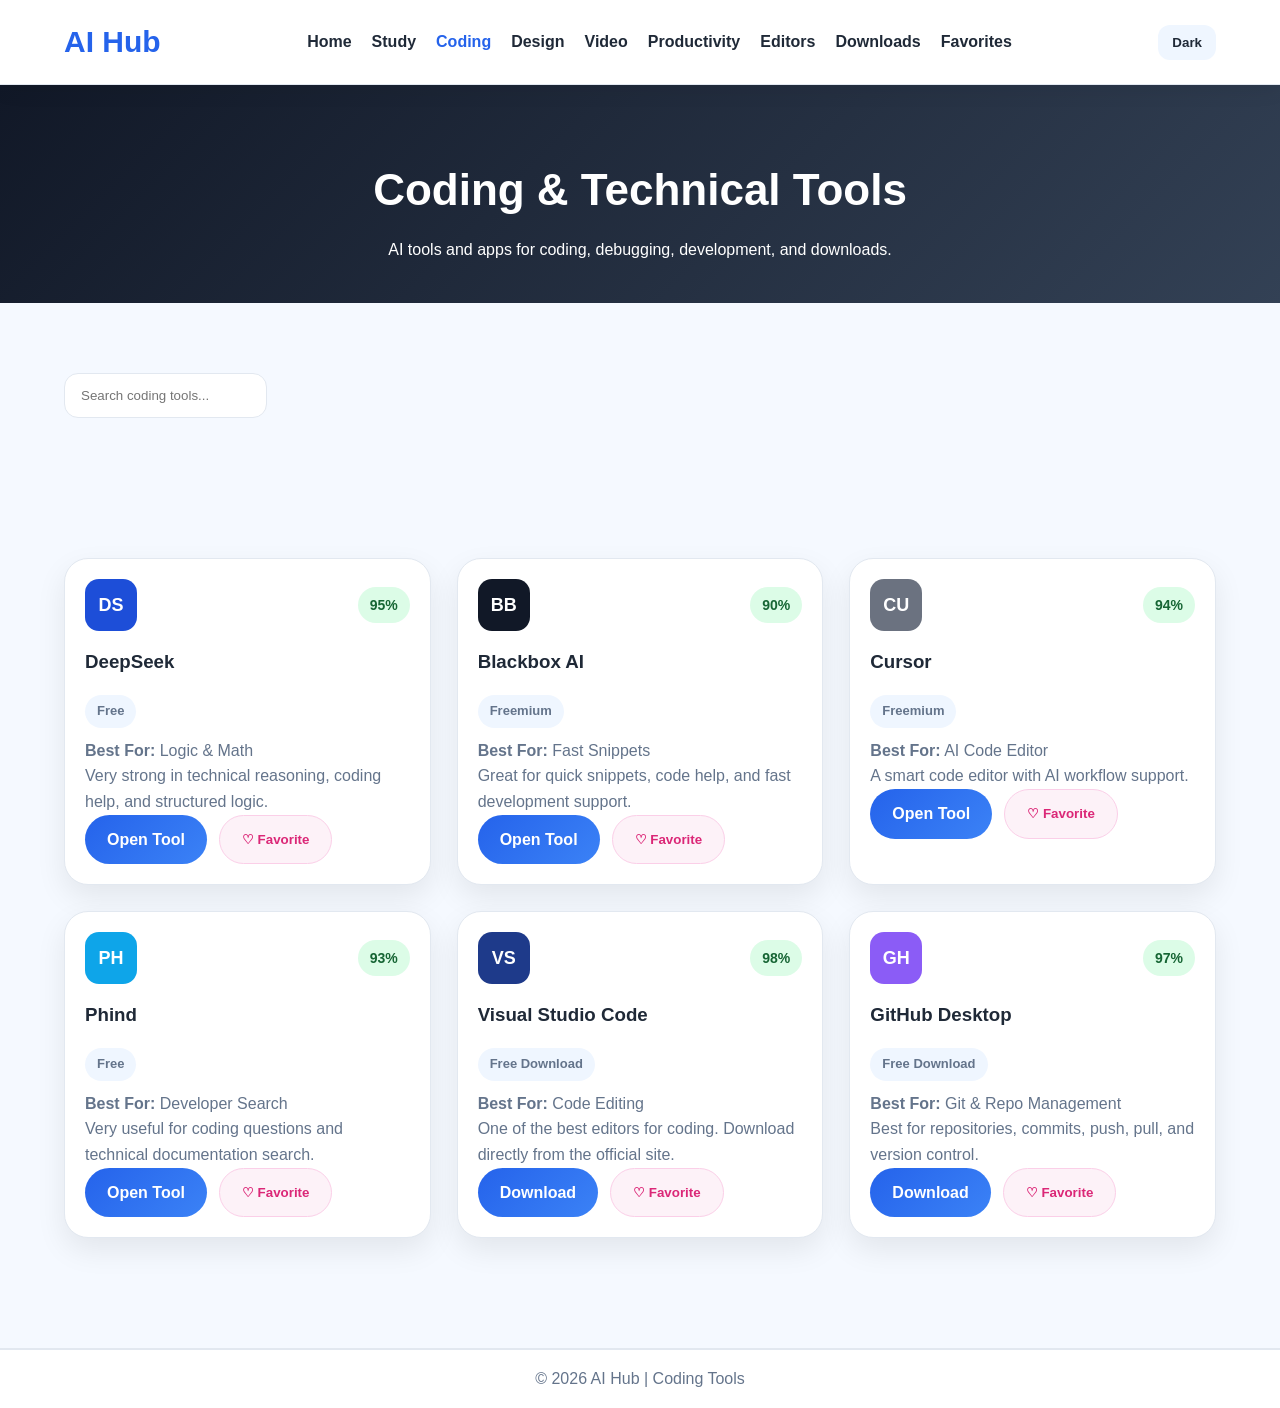
<file: coding.html>
<!DOCTYPE html>
<html lang="en">
<head>
  <meta charset="UTF-8" />
  <meta name="viewport" content="width=device-width, initial-scale=1.0" />
  <title>AI Hub | Coding Tools</title>
  <link rel="stylesheet" href="style.css" />
  <script src="js.js" defer></script>
</head>
<body data-page="coding">
  <header class="site-header">
    <div class="container navbar">
      <div class="logo">AI Hub</div>
      <nav>
        <ul class="nav-links">
          <li><a href="index.html">Home</a></li>
          <li><a href="study.html">Study</a></li>
          <li><a class="active" href="coding.html">Coding</a></li>
          <li><a href="design.html">Design</a></li>
          <li><a href="video.html">Video</a></li>
          <li><a href="productivity.html">Productivity</a></li>
          <li><a href="editors.html">Editors</a></li>
          <li><a href="downloads.html">Downloads</a></li>
          <li><a href="favorites.html">Favorites</a></li>
        </ul>
      </nav>
      <div class="nav-actions">
        <button id="themeToggle" class="theme-btn">Dark</button>
        <button class="menu-toggle">☰</button>
      </div>
    </div>
  </header>

  <section class="page-banner coding-banner">
    <div class="container">
      <h1>Coding & Technical Tools</h1>
      <p>AI tools and apps for coding, debugging, development, and downloads.</p>
    </div>
  </section>

  <section class="page-search-section">
    <div class="container">
      <input type="text" id="pageSearch" placeholder="Search coding tools..." class="page-search" />
    </div>
  </section>

  <section class="tools-section">
    <div class="container tool-grid">
      <div class="tool-card searchable-card" data-name="DeepSeek logic math coding technical">
        <div class="tool-top">
          <div class="tool-icon darkblue">DS</div>
          <span class="badge green">95%</span>
        </div>
        <h3>DeepSeek</h3>
        <p class="tag">Free</p>
        <p><strong>Best For:</strong> Logic & Math</p>
        <p>Very strong in technical reasoning, coding help, and structured logic.</p>
        <div class="tool-buttons">
          <a href="https://www.deepseek.com" target="_blank" class="btn primary-btn">Open Tool</a>
          <button class="btn heart-btn" onclick="saveFavorite('DeepSeek','https://www.deepseek.com')">♡ Favorite</button>
        </div>
      </div>

      <div class="tool-card searchable-card" data-name="Blackbox AI snippets coding debugging">
        <div class="tool-top">
          <div class="tool-icon black">BB</div>
          <span class="badge green">90%</span>
        </div>
        <h3>Blackbox AI</h3>
        <p class="tag">Freemium</p>
        <p><strong>Best For:</strong> Fast Snippets</p>
        <p>Great for quick snippets, code help, and fast development support.</p>
        <div class="tool-buttons">
          <a href="https://www.blackbox.ai" target="_blank" class="btn primary-btn">Open Tool</a>
          <button class="btn heart-btn" onclick="saveFavorite('Blackbox AI','https://www.blackbox.ai')">♡ Favorite</button>
        </div>
      </div>

      <div class="tool-card searchable-card" data-name="Cursor AI code editor">
        <div class="tool-top">
          <div class="tool-icon gray">CU</div>
          <span class="badge green">94%</span>
        </div>
        <h3>Cursor</h3>
        <p class="tag">Freemium</p>
        <p><strong>Best For:</strong> AI Code Editor</p>
        <p>A smart code editor with AI workflow support.</p>
        <div class="tool-buttons">
          <a href="https://www.cursor.com" target="_blank" class="btn primary-btn">Open Tool</a>
          <button class="btn heart-btn" onclick="saveFavorite('Cursor','https://www.cursor.com')">♡ Favorite</button>
        </div>
      </div>

      <div class="tool-card searchable-card" data-name="Phind developer search coding documentation">
        <div class="tool-top">
          <div class="tool-icon sky">PH</div>
          <span class="badge green">93%</span>
        </div>
        <h3>Phind</h3>
        <p class="tag">Free</p>
        <p><strong>Best For:</strong> Developer Search</p>
        <p>Very useful for coding questions and technical documentation search.</p>
        <div class="tool-buttons">
          <a href="https://www.phind.com" target="_blank" class="btn primary-btn">Open Tool</a>
          <button class="btn heart-btn" onclick="saveFavorite('Phind','https://www.phind.com')">♡ Favorite</button>
        </div>
      </div>

      <div class="tool-card searchable-card" data-name="VS Code download editor coding">
        <div class="tool-top">
          <div class="tool-icon navy">VS</div>
          <span class="badge green">98%</span>
        </div>
        <h3>Visual Studio Code</h3>
        <p class="tag">Free Download</p>
        <p><strong>Best For:</strong> Code Editing</p>
        <p>One of the best editors for coding. Download directly from the official site.</p>
        <div class="tool-buttons">
          <a href="https://code.visualstudio.com/download" target="_blank" class="btn primary-btn">Download</a>
          <button class="btn heart-btn" onclick="saveFavorite('VS Code','https://code.visualstudio.com/download')">♡ Favorite</button>
        </div>
      </div>

      <div class="tool-card searchable-card" data-name="GitHub Desktop git version control download">
        <div class="tool-top">
          <div class="tool-icon violet">GH</div>
          <span class="badge green">97%</span>
        </div>
        <h3>GitHub Desktop</h3>
        <p class="tag">Free Download</p>
        <p><strong>Best For:</strong> Git & Repo Management</p>
        <p>Best for repositories, commits, push, pull, and version control.</p>
        <div class="tool-buttons">
          <a href="https://desktop.github.com/" target="_blank" class="btn primary-btn">Download</a>
          <button class="btn heart-btn" onclick="saveFavorite('GitHub Desktop','https://desktop.github.com/')">♡ Favorite</button>
        </div>
      </div>
    </div>
  </section>

  <footer class="site-footer">
    <div class="footer-bottom">
      <p>© 2026 AI Hub | Coding Tools</p>
    </div>
  </footer>
</body>
</html>
</file>
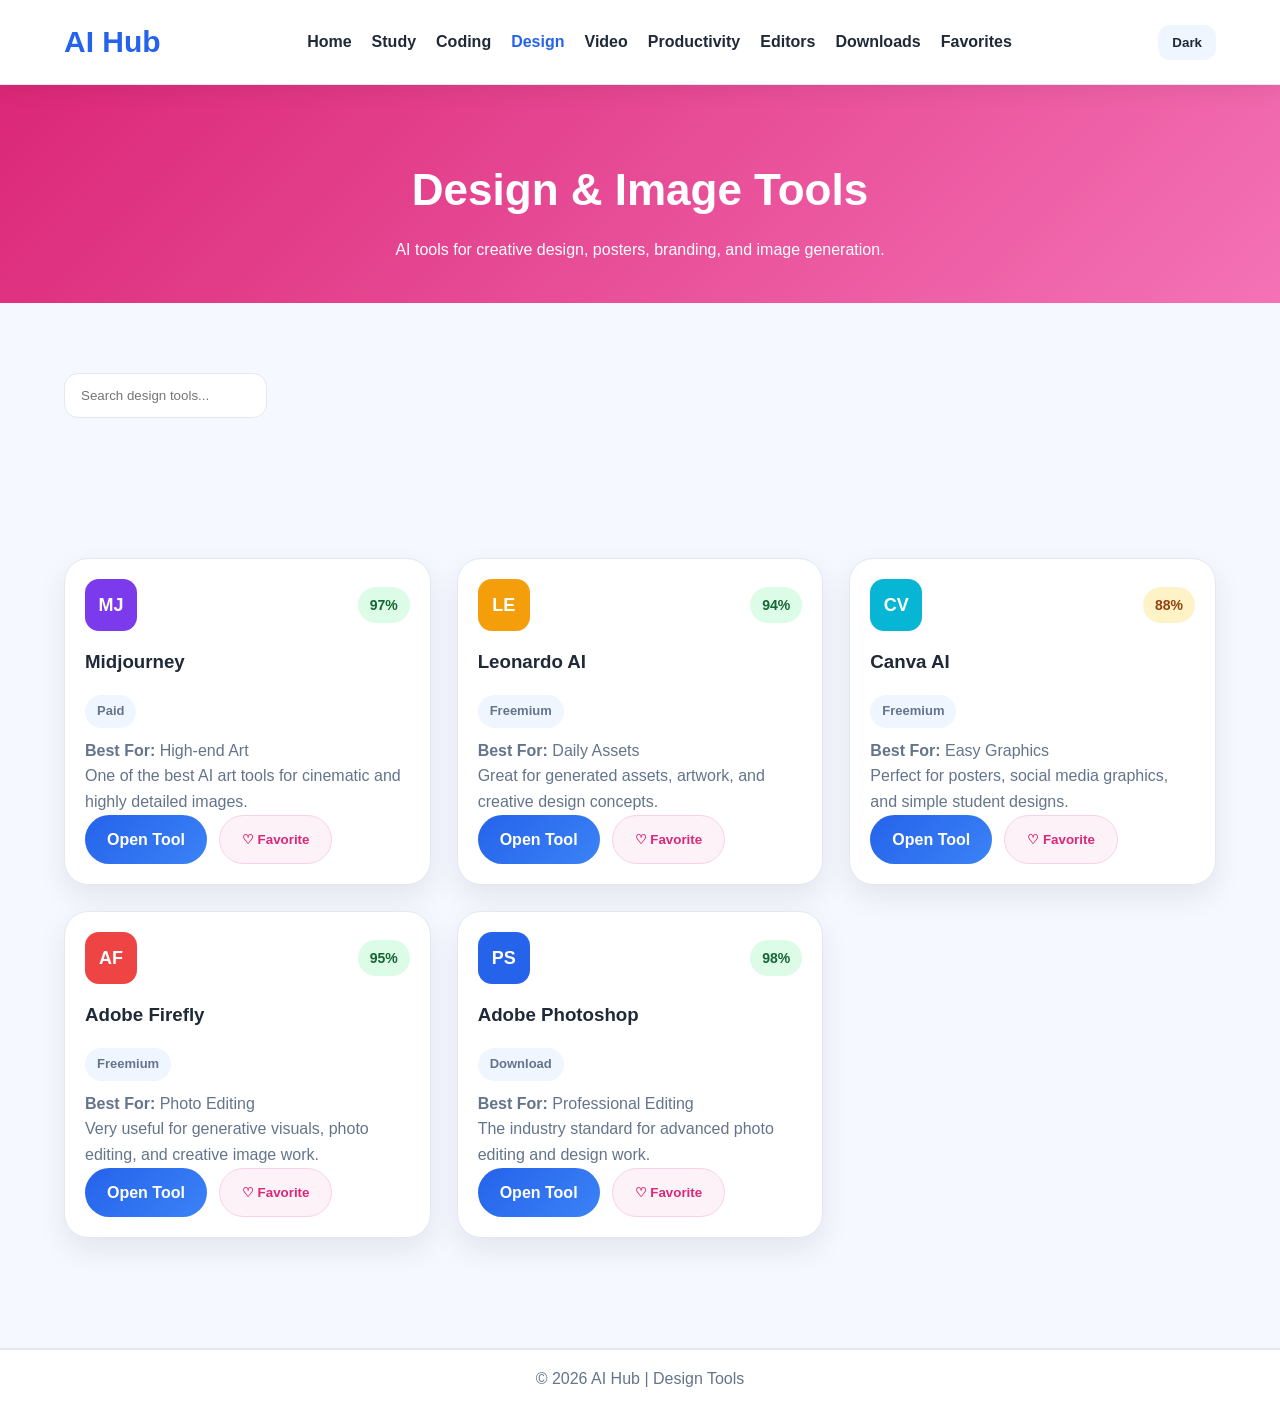
<file: design.html>
<!DOCTYPE html>
<html lang="en">
<head>
  <meta charset="UTF-8" />
  <meta name="viewport" content="width=device-width, initial-scale=1.0" />
  <title>AI Hub | Design Tools</title>
  <link rel="stylesheet" href="style.css" />
  <script src="js.js" defer></script>
</head>
<body data-page="design">
  <header class="site-header">
    <div class="container navbar">
      <div class="logo">AI Hub</div>
      <nav>
        <ul class="nav-links">
          <li><a href="index.html">Home</a></li>
          <li><a href="study.html">Study</a></li>
          <li><a href="coding.html">Coding</a></li>
          <li><a class="active" href="design.html">Design</a></li>
          <li><a href="video.html">Video</a></li>
          <li><a href="productivity.html">Productivity</a></li>
          <li><a href="editors.html">Editors</a></li>
          <li><a href="downloads.html">Downloads</a></li>
          <li><a href="favorites.html">Favorites</a></li>
        </ul>
      </nav>
      <div class="nav-actions">
        <button id="themeToggle" class="theme-btn">Dark</button>
        <button class="menu-toggle">☰</button>
      </div>
    </div>
  </header>

  <section class="page-banner design-banner">
    <div class="container">
      <h1>Design & Image Tools</h1>
      <p>AI tools for creative design, posters, branding, and image generation.</p>
    </div>
  </section>

  <section class="page-search-section">
    <div class="container">
      <input type="text" id="pageSearch" placeholder="Search design tools..." class="page-search" />
    </div>
  </section>

  <section class="tools-section">
    <div class="container tool-grid">
      <div class="tool-card searchable-card" data-name="Midjourney high end art images">
        <div class="tool-top">
          <div class="tool-icon purple">MJ</div>
          <span class="badge green">97%</span>
        </div>
        <h3>Midjourney</h3>
        <p class="tag">Paid</p>
        <p><strong>Best For:</strong> High-end Art</p>
        <p>One of the best AI art tools for cinematic and highly detailed images.</p>
        <div class="tool-buttons">
          <a href="https://www.midjourney.com" target="_blank" class="btn primary-btn">Open Tool</a>
          <button class="btn heart-btn" onclick="saveFavorite('Midjourney','https://www.midjourney.com')">♡ Favorite</button>
        </div>
      </div>

      <div class="tool-card searchable-card" data-name="Leonardo AI assets artwork design">
        <div class="tool-top">
          <div class="tool-icon gold">LE</div>
          <span class="badge green">94%</span>
        </div>
        <h3>Leonardo AI</h3>
        <p class="tag">Freemium</p>
        <p><strong>Best For:</strong> Daily Assets</p>
        <p>Great for generated assets, artwork, and creative design concepts.</p>
        <div class="tool-buttons">
          <a href="https://leonardo.ai" target="_blank" class="btn primary-btn">Open Tool</a>
          <button class="btn heart-btn" onclick="saveFavorite('Leonardo AI','https://leonardo.ai')">♡ Favorite</button>
        </div>
      </div>

      <div class="tool-card searchable-card" data-name="Canva AI posters graphics social media">
        <div class="tool-top">
          <div class="tool-icon cyan">CV</div>
          <span class="badge yellow">88%</span>
        </div>
        <h3>Canva AI</h3>
        <p class="tag">Freemium</p>
        <p><strong>Best For:</strong> Easy Graphics</p>
        <p>Perfect for posters, social media graphics, and simple student designs.</p>
        <div class="tool-buttons">
          <a href="https://www.canva.com" target="_blank" class="btn primary-btn">Open Tool</a>
          <button class="btn heart-btn" onclick="saveFavorite('Canva AI','https://www.canva.com')">♡ Favorite</button>
        </div>
      </div>

      <div class="tool-card searchable-card" data-name="Adobe Firefly photo editing generative visuals">
        <div class="tool-top">
          <div class="tool-icon red">AF</div>
          <span class="badge green">95%</span>
        </div>
        <h3>Adobe Firefly</h3>
        <p class="tag">Freemium</p>
        <p><strong>Best For:</strong> Photo Editing</p>
        <p>Very useful for generative visuals, photo editing, and creative image work.</p>
        <div class="tool-buttons">
          <a href="https://firefly.adobe.com" target="_blank" class="btn primary-btn">Open Tool</a>
          <button class="btn heart-btn" onclick="saveFavorite('Adobe Firefly','https://firefly.adobe.com')">♡ Favorite</button>
        </div>
      </div>

      <div class="tool-card searchable-card" data-name="Photoshop image editing adobe download">
        <div class="tool-top">
          <div class="tool-icon blue">PS</div>
          <span class="badge green">98%</span>
        </div>
        <h3>Adobe Photoshop</h3>
        <p class="tag">Download</p>
        <p><strong>Best For:</strong> Professional Editing</p>
        <p>The industry standard for advanced photo editing and design work.</p>
        <div class="tool-buttons">
          <a href="https://www.adobe.com/products/photoshop.html" target="_blank" class="btn primary-btn">Open Tool</a>
          <button class="btn heart-btn" onclick="saveFavorite('Adobe Photoshop','https://www.adobe.com/products/photoshop.html')">♡ Favorite</button>
        </div>
      </div>
    </div>
  </section>

  <footer class="site-footer">
    <div class="footer-bottom">
      <p>© 2026 AI Hub | Design Tools</p>
    </div>
  </footer>
</body>
</html>
</file>
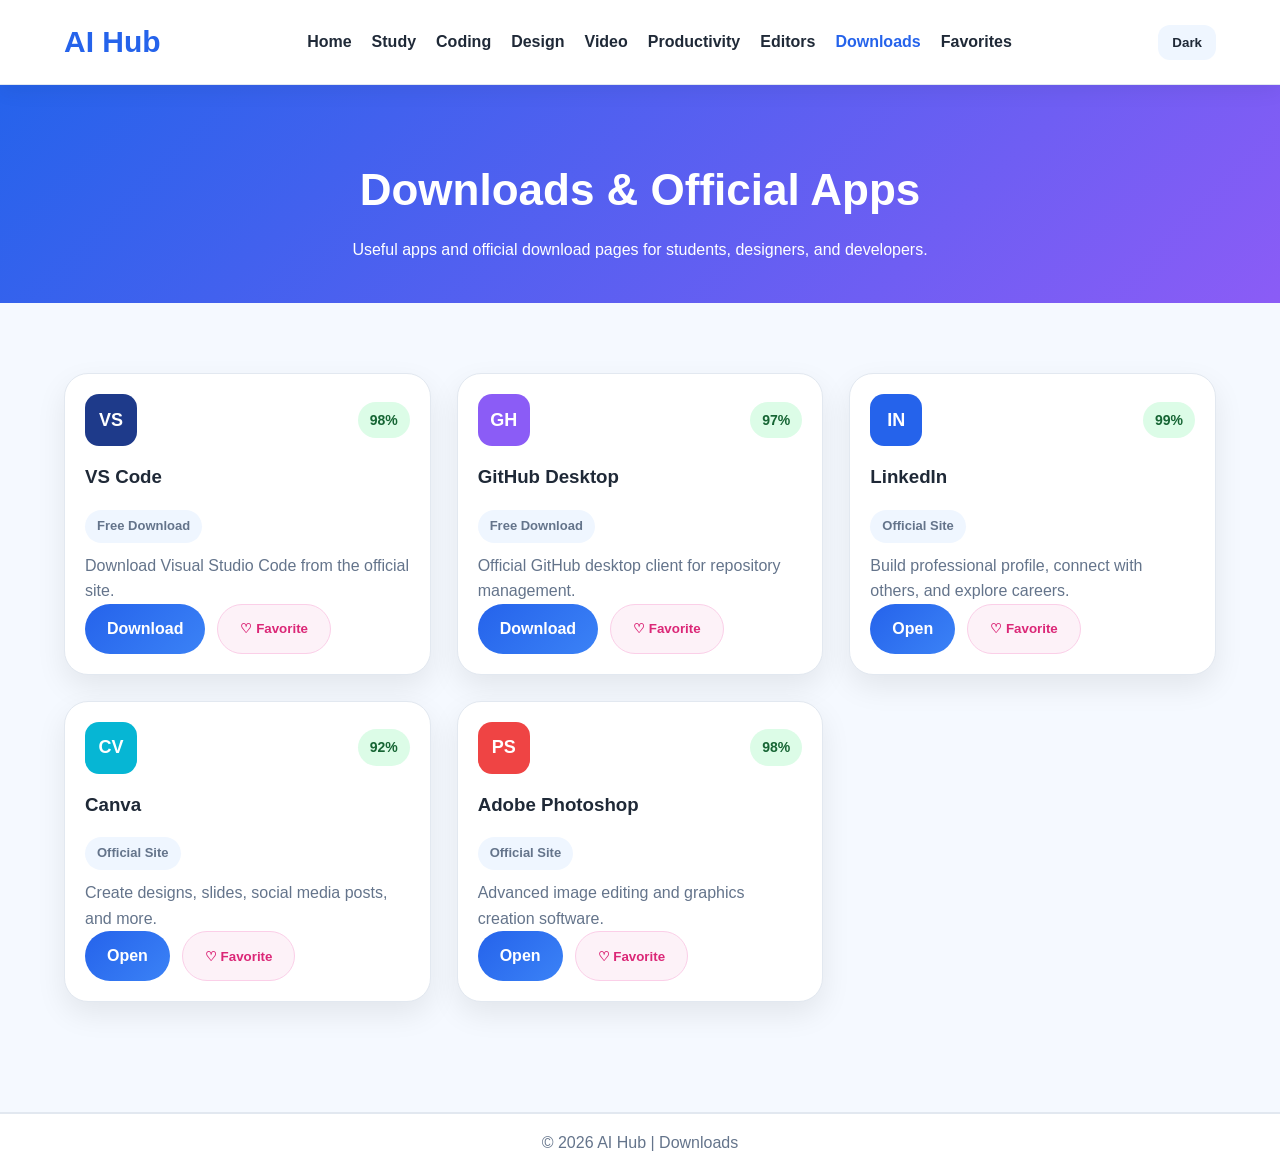
<file: downloads.html>
<!DOCTYPE html>
<html lang="en">
<head>
  <meta charset="UTF-8" />
  <meta name="viewport" content="width=device-width, initial-scale=1.0" />
  <title>AI Hub | Downloads</title>
  <link rel="stylesheet" href="style.css" />
  <script src="js.js" defer></script>
</head>
<body data-page="downloads">
  <header class="site-header">
    <div class="container navbar">
      <div class="logo">AI Hub</div>
      <nav>
        <ul class="nav-links">
          <li><a href="index.html">Home</a></li>
          <li><a href="study.html">Study</a></li>
          <li><a href="coding.html">Coding</a></li>
          <li><a href="design.html">Design</a></li>
          <li><a href="video.html">Video</a></li>
          <li><a href="productivity.html">Productivity</a></li>
          <li><a href="editors.html">Editors</a></li>
          <li><a class="active" href="downloads.html">Downloads</a></li>
          <li><a href="favorites.html">Favorites</a></li>
        </ul>
      </nav>
      <div class="nav-actions">
        <button id="themeToggle" class="theme-btn">Dark</button>
        <button class="menu-toggle">☰</button>
      </div>
    </div>
  </header>

  <section class="page-banner mixed-banner">
    <div class="container">
      <h1>Downloads & Official Apps</h1>
      <p>Useful apps and official download pages for students, designers, and developers.</p>
    </div>
  </section>

  <section class="tools-section">
    <div class="container tool-grid">
      <div class="tool-card searchable-card" data-name="VS Code visual studio code download">
        <div class="tool-top">
          <div class="tool-icon navy">VS</div>
          <span class="badge green">98%</span>
        </div>
        <h3>VS Code</h3>
        <p class="tag">Free Download</p>
        <p>Download Visual Studio Code from the official site.</p>
        <div class="tool-buttons">
          <a href="https://code.visualstudio.com/download" target="_blank" class="btn primary-btn">Download</a>
          <button class="btn heart-btn" onclick="saveFavorite('VS Code','https://code.visualstudio.com/download')">♡ Favorite</button>
        </div>
      </div>

      <div class="tool-card searchable-card" data-name="GitHub Desktop git download">
        <div class="tool-top">
          <div class="tool-icon violet">GH</div>
          <span class="badge green">97%</span>
        </div>
        <h3>GitHub Desktop</h3>
        <p class="tag">Free Download</p>
        <p>Official GitHub desktop client for repository management.</p>
        <div class="tool-buttons">
          <a href="https://desktop.github.com/" target="_blank" class="btn primary-btn">Download</a>
          <button class="btn heart-btn" onclick="saveFavorite('GitHub Desktop','https://desktop.github.com/')">♡ Favorite</button>
        </div>
      </div>

      <div class="tool-card searchable-card" data-name="LinkedIn professional network">
        <div class="tool-top">
          <div class="tool-icon blue">IN</div>
          <span class="badge green">99%</span>
        </div>
        <h3>LinkedIn</h3>
        <p class="tag">Official Site</p>
        <p>Build professional profile, connect with others, and explore careers.</p>
        <div class="tool-buttons">
          <a href="https://www.linkedin.com" target="_blank" class="btn primary-btn">Open</a>
          <button class="btn heart-btn" onclick="saveFavorite('LinkedIn','https://www.linkedin.com')">♡ Favorite</button>
        </div>
      </div>

      <div class="tool-card searchable-card" data-name="Canva design graphics website">
        <div class="tool-top">
          <div class="tool-icon cyan">CV</div>
          <span class="badge green">92%</span>
        </div>
        <h3>Canva</h3>
        <p class="tag">Official Site</p>
        <p>Create designs, slides, social media posts, and more.</p>
        <div class="tool-buttons">
          <a href="https://www.canva.com" target="_blank" class="btn primary-btn">Open</a>
          <button class="btn heart-btn" onclick="saveFavorite('Canva','https://www.canva.com')">♡ Favorite</button>
        </div>
      </div>

      <div class="tool-card searchable-card" data-name="Adobe Photoshop download image editing">
        <div class="tool-top">
          <div class="tool-icon red">PS</div>
          <span class="badge green">98%</span>
        </div>
        <h3>Adobe Photoshop</h3>
        <p class="tag">Official Site</p>
        <p>Advanced image editing and graphics creation software.</p>
        <div class="tool-buttons">
          <a href="https://www.adobe.com/products/photoshop.html" target="_blank" class="btn primary-btn">Open</a>
          <button class="btn heart-btn" onclick="saveFavorite('Adobe Photoshop','https://www.adobe.com/products/photoshop.html')">♡ Favorite</button>
        </div>
      </div>
    </div>
  </section>

  <footer class="site-footer">
    <div class="footer-bottom">
      <p>© 2026 AI Hub | Downloads</p>
    </div>
  </footer>
</body>
</html>
</file>
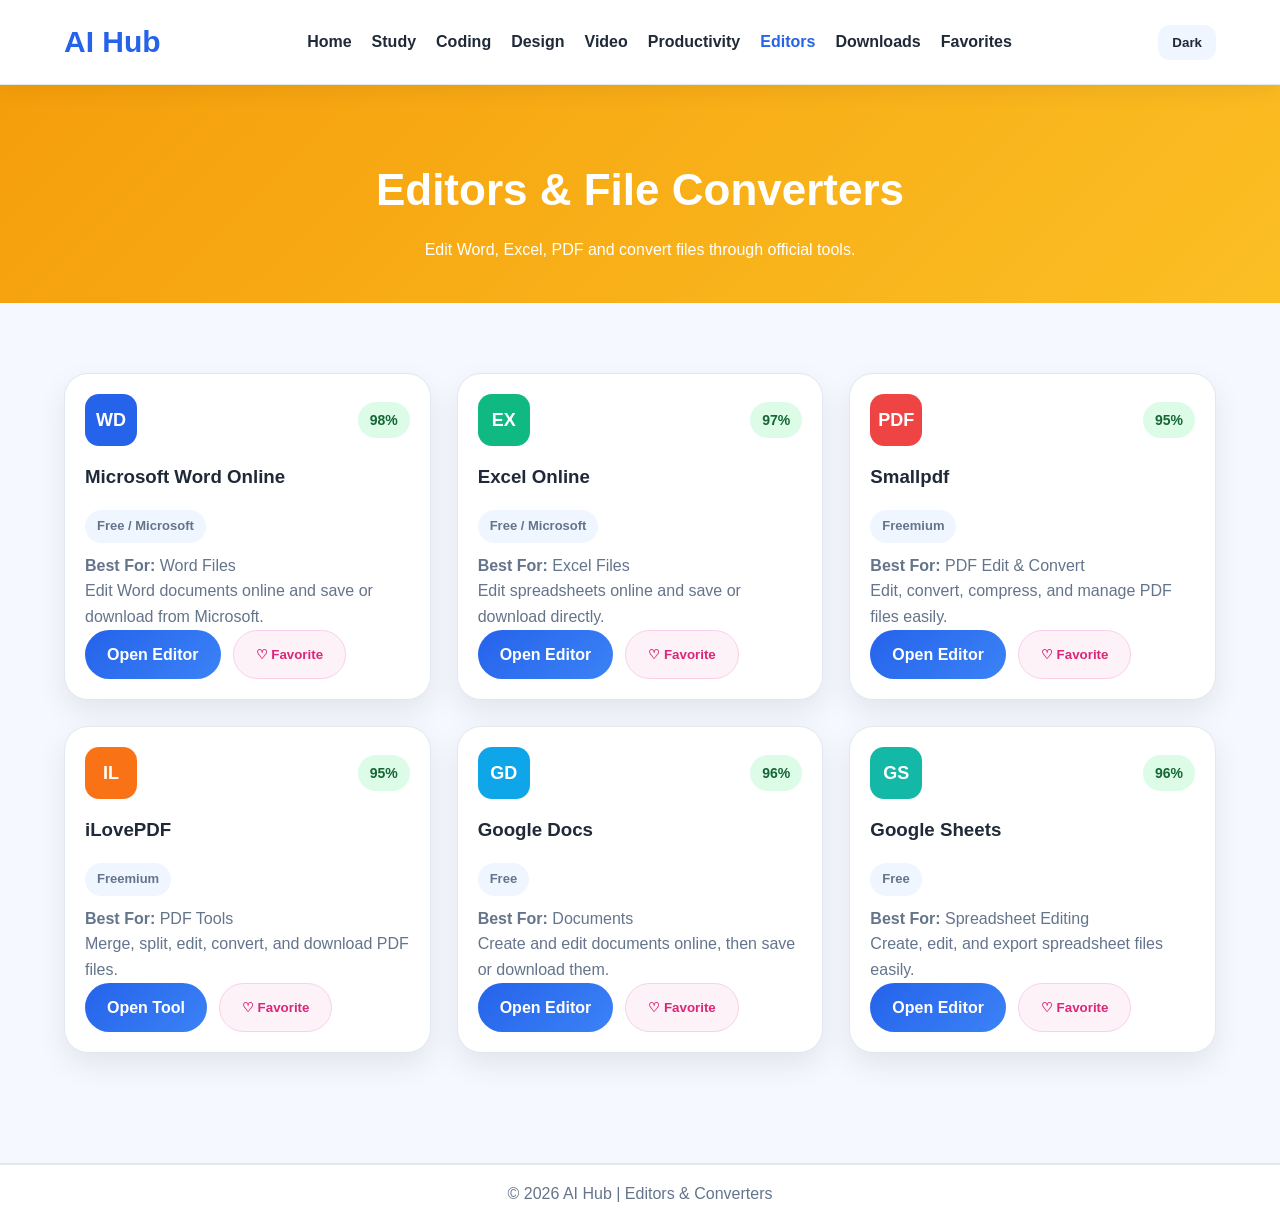
<file: editors.html>
<!DOCTYPE html>
<html lang="en">
<head>
  <meta charset="UTF-8" />
  <meta name="viewport" content="width=device-width, initial-scale=1.0" />
  <title>AI Hub | Editors & Converters</title>
  <link rel="stylesheet" href="style.css" />
  <script src="js.js" defer></script>
</head>
<body data-page="editors">
  <header class="site-header">
    <div class="container navbar">
      <div class="logo">AI Hub</div>
      <nav>
        <ul class="nav-links">
          <li><a href="index.html">Home</a></li>
          <li><a href="study.html">Study</a></li>
          <li><a href="coding.html">Coding</a></li>
          <li><a href="design.html">Design</a></li>
          <li><a href="video.html">Video</a></li>
          <li><a href="productivity.html">Productivity</a></li>
          <li><a class="active" href="editors.html">Editors</a></li>
          <li><a href="downloads.html">Downloads</a></li>
          <li><a href="favorites.html">Favorites</a></li>
        </ul>
      </nav>
      <div class="nav-actions">
        <button id="themeToggle" class="theme-btn">Dark</button>
        <button class="menu-toggle">☰</button>
      </div>
    </div>
  </header>

  <section class="page-banner editors-banner">
    <div class="container">
      <h1>Editors & File Converters</h1>
      <p>Edit Word, Excel, PDF and convert files through official tools.</p>
    </div>
  </section>

  <section class="tools-section">
    <div class="container tool-grid">
      <div class="tool-card searchable-card" data-name="Word online edit docx documents save download">
        <div class="tool-top">
          <div class="tool-icon blue">WD</div>
          <span class="badge green">98%</span>
        </div>
        <h3>Microsoft Word Online</h3>
        <p class="tag">Free / Microsoft</p>
        <p><strong>Best For:</strong> Word Files</p>
        <p>Edit Word documents online and save or download from Microsoft.</p>
        <div class="tool-buttons">
          <a href="https://www.office.com/launch/word" target="_blank" class="btn primary-btn">Open Editor</a>
          <button class="btn heart-btn" onclick="saveFavorite('Word Online','https://www.office.com/launch/word')">♡ Favorite</button>
        </div>
      </div>

      <div class="tool-card searchable-card" data-name="Excel online spreadsheet edit xlsx save download">
        <div class="tool-top">
          <div class="tool-icon greenish">EX</div>
          <span class="badge green">97%</span>
        </div>
        <h3>Excel Online</h3>
        <p class="tag">Free / Microsoft</p>
        <p><strong>Best For:</strong> Excel Files</p>
        <p>Edit spreadsheets online and save or download directly.</p>
        <div class="tool-buttons">
          <a href="https://www.office.com/launch/excel" target="_blank" class="btn primary-btn">Open Editor</a>
          <button class="btn heart-btn" onclick="saveFavorite('Excel Online','https://www.office.com/launch/excel')">♡ Favorite</button>
        </div>
      </div>

      <div class="tool-card searchable-card" data-name="Smallpdf edit pdf convert pdf to word pdf to excel">
        <div class="tool-top">
          <div class="tool-icon red">PDF</div>
          <span class="badge green">95%</span>
        </div>
        <h3>Smallpdf</h3>
        <p class="tag">Freemium</p>
        <p><strong>Best For:</strong> PDF Edit & Convert</p>
        <p>Edit, convert, compress, and manage PDF files easily.</p>
        <div class="tool-buttons">
          <a href="https://smallpdf.com/edit-pdf" target="_blank" class="btn primary-btn">Open Editor</a>
          <button class="btn heart-btn" onclick="saveFavorite('Smallpdf','https://smallpdf.com/edit-pdf')">♡ Favorite</button>
        </div>
      </div>

      <div class="tool-card searchable-card" data-name="iLovePDF pdf converter word to pdf excel to pdf">
        <div class="tool-top">
          <div class="tool-icon orange">IL</div>
          <span class="badge green">95%</span>
        </div>
        <h3>iLovePDF</h3>
        <p class="tag">Freemium</p>
        <p><strong>Best For:</strong> PDF Tools</p>
        <p>Merge, split, edit, convert, and download PDF files.</p>
        <div class="tool-buttons">
          <a href="https://www.ilovepdf.com" target="_blank" class="btn primary-btn">Open Tool</a>
          <button class="btn heart-btn" onclick="saveFavorite('iLovePDF','https://www.ilovepdf.com')">♡ Favorite</button>
        </div>
      </div>

      <div class="tool-card searchable-card" data-name="Google Docs edit documents save download">
        <div class="tool-top">
          <div class="tool-icon sky">GD</div>
          <span class="badge green">96%</span>
        </div>
        <h3>Google Docs</h3>
        <p class="tag">Free</p>
        <p><strong>Best For:</strong> Documents</p>
        <p>Create and edit documents online, then save or download them.</p>
        <div class="tool-buttons">
          <a href="https://docs.google.com/document/" target="_blank" class="btn primary-btn">Open Editor</a>
          <button class="btn heart-btn" onclick="saveFavorite('Google Docs','https://docs.google.com/document/')">♡ Favorite</button>
        </div>
      </div>

      <div class="tool-card searchable-card" data-name="Google Sheets spreadsheet excel edit online">
        <div class="tool-top">
          <div class="tool-icon teal">GS</div>
          <span class="badge green">96%</span>
        </div>
        <h3>Google Sheets</h3>
        <p class="tag">Free</p>
        <p><strong>Best For:</strong> Spreadsheet Editing</p>
        <p>Create, edit, and export spreadsheet files easily.</p>
        <div class="tool-buttons">
          <a href="https://docs.google.com/spreadsheets/" target="_blank" class="btn primary-btn">Open Editor</a>
          <button class="btn heart-btn" onclick="saveFavorite('Google Sheets','https://docs.google.com/spreadsheets/')">♡ Favorite</button>
        </div>
      </div>
    </div>
  </section>

  <footer class="site-footer">
    <div class="footer-bottom">
      <p>© 2026 AI Hub | Editors & Converters</p>
    </div>
  </footer>
</body>
</html>
</file>
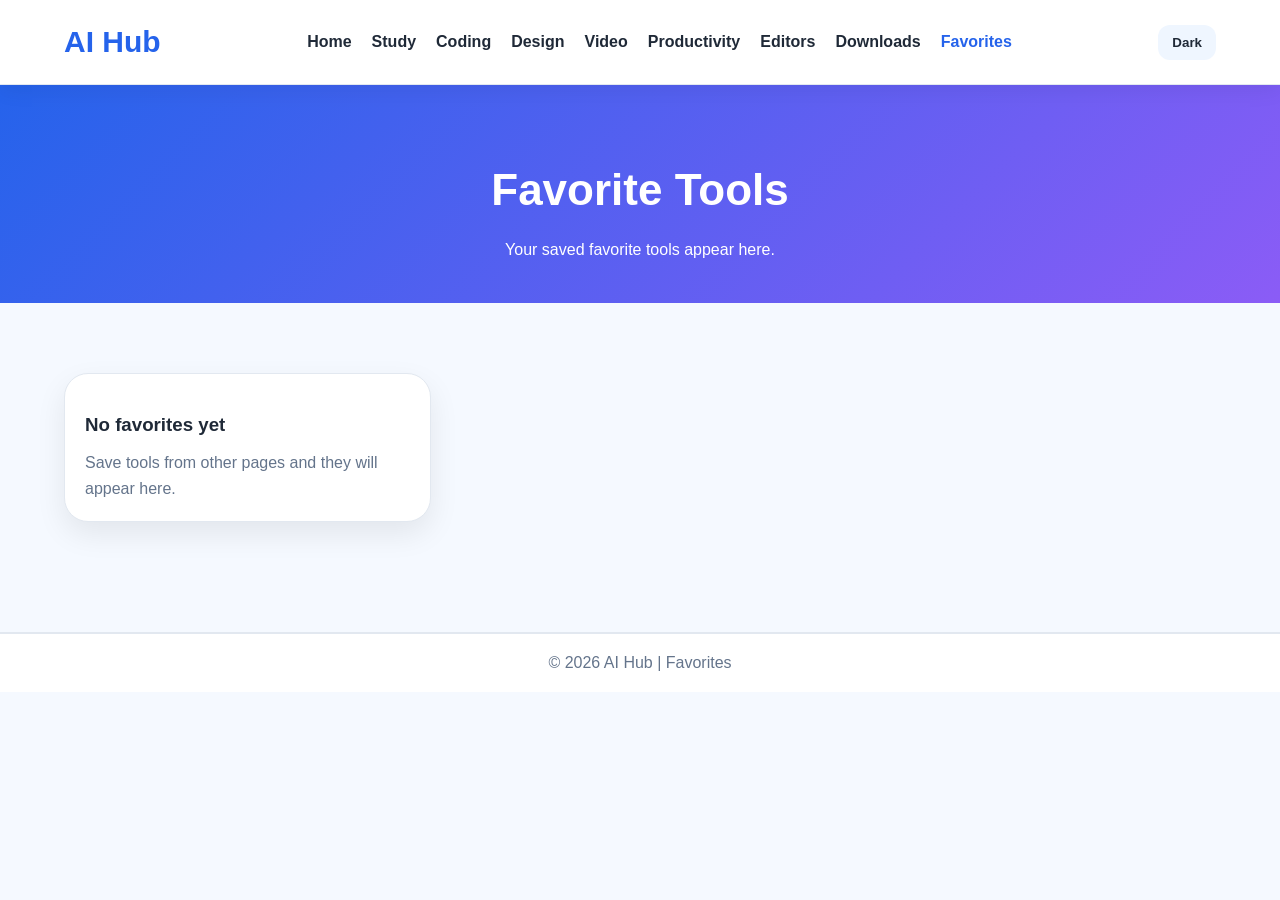
<file: favourits.html>
<!DOCTYPE html>
<html lang="en">
<head>
  <meta charset="UTF-8" />
  <meta name="viewport" content="width=device-width, initial-scale=1.0" />
  <title>AI Hub | Favorites</title>
  <link rel="stylesheet" href="style.css" />
  <script src="js.js" defer></script>
</head>
<body data-page="favorites">
  <header class="site-header">
    <div class="container navbar">
      <div class="logo">AI Hub</div>
      <nav>
        <ul class="nav-links">
          <li><a href="index.html">Home</a></li>
          <li><a href="study.html">Study</a></li>
          <li><a href="coding.html">Coding</a></li>
          <li><a href="design.html">Design</a></li>
          <li><a href="video.html">Video</a></li>
          <li><a href="productivity.html">Productivity</a></li>
          <li><a href="editors.html">Editors</a></li>
          <li><a href="downloads.html">Downloads</a></li>
          <li><a class="active" href="favorites.html">Favorites</a></li>
        </ul>
      </nav>
      <div class="nav-actions">
        <button id="themeToggle" class="theme-btn">Dark</button>
        <button class="menu-toggle">☰</button>
      </div>
    </div>
  </header>

  <section class="page-banner mixed-banner">
    <div class="container">
      <h1>Favorite Tools</h1>
      <p>Your saved favorite tools appear here.</p>
    </div>
  </section>

  <section class="tools-section">
    <div class="container tool-grid" id="favoritesList"></div>
  </section>

  <footer class="site-footer">
    <div class="footer-bottom">
      <p>© 2026 AI Hub | Favorites</p>
    </div>
  </footer>
</body>
</html>
</file>
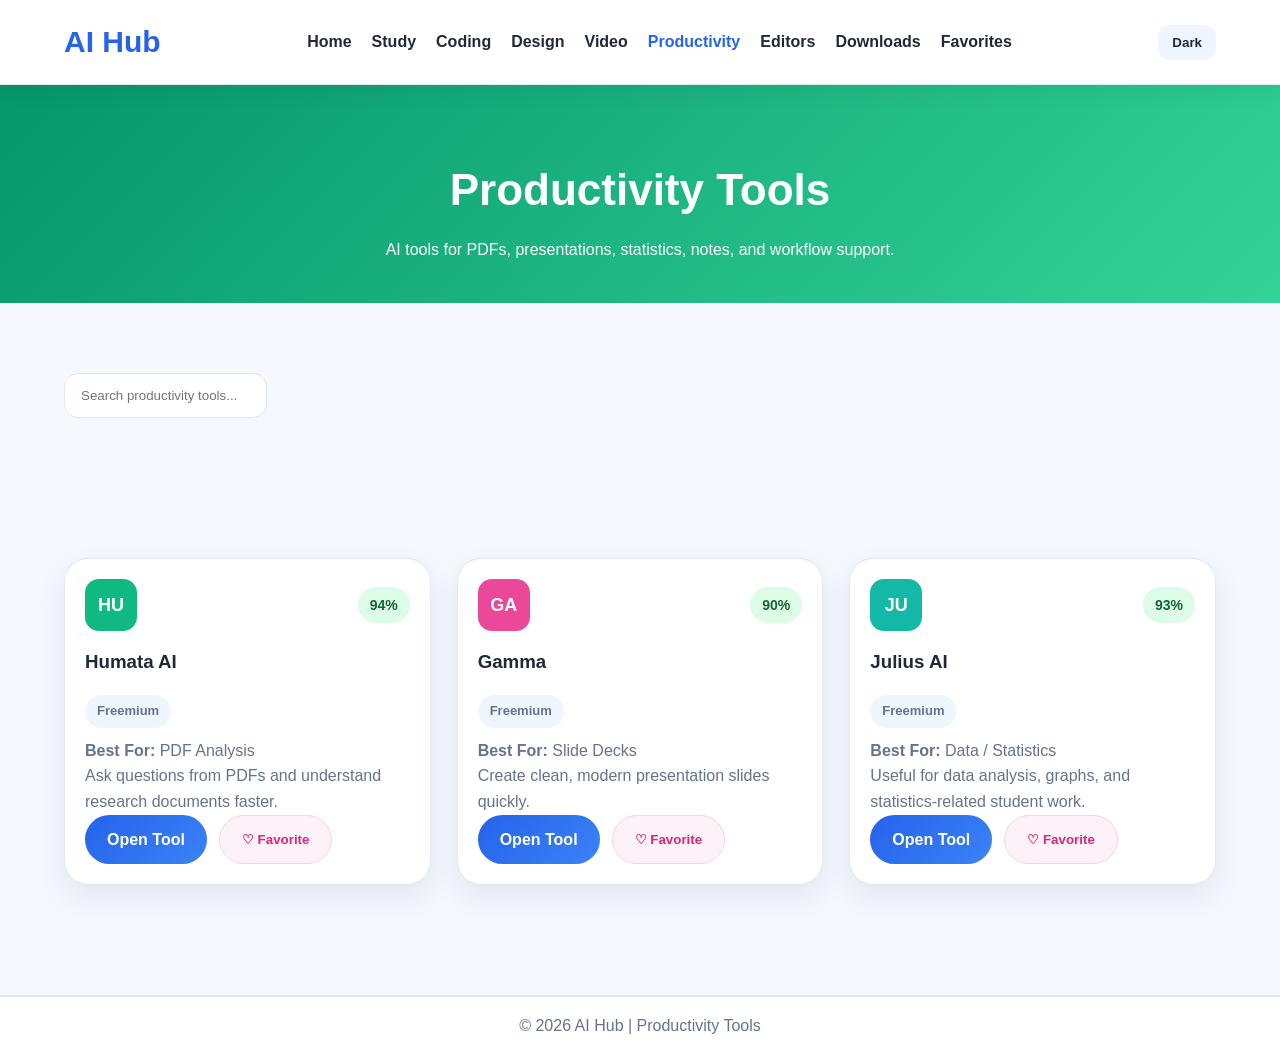
<file: productivity.html>
<!DOCTYPE html>
<html lang="en">
<head>
  <meta charset="UTF-8" />
  <meta name="viewport" content="width=device-width, initial-scale=1.0" />
  <title>AI Hub | Productivity Tools</title>
  <link rel="stylesheet" href="style.css" />
  <script src="js.js" defer></script>
</head>
<body data-page="productivity">
  <header class="site-header">
    <div class="container navbar">
      <div class="logo">AI Hub</div>
      <nav>
        <ul class="nav-links">
          <li><a href="index.html">Home</a></li>
          <li><a href="study.html">Study</a></li>
          <li><a href="coding.html">Coding</a></li>
          <li><a href="design.html">Design</a></li>
          <li><a href="video.html">Video</a></li>
          <li><a class="active" href="productivity.html">Productivity</a></li>
          <li><a href="editors.html">Editors</a></li>
          <li><a href="downloads.html">Downloads</a></li>
          <li><a href="favorites.html">Favorites</a></li>
        </ul>
      </nav>
      <div class="nav-actions">
        <button id="themeToggle" class="theme-btn">Dark</button>
        <button class="menu-toggle">☰</button>
      </div>
    </div>
  </header>

  <section class="page-banner productivity-banner">
    <div class="container">
      <h1>Productivity Tools</h1>
      <p>AI tools for PDFs, presentations, statistics, notes, and workflow support.</p>
    </div>
  </section>

  <section class="page-search-section">
    <div class="container">
      <input type="text" id="pageSearch" placeholder="Search productivity tools..." class="page-search" />
    </div>
  </section>

  <section class="tools-section">
    <div class="container tool-grid">
      <div class="tool-card searchable-card" data-name="Humata AI pdf analysis research documents">
        <div class="tool-top">
          <div class="tool-icon greenish">HU</div>
          <span class="badge green">94%</span>
        </div>
        <h3>Humata AI</h3>
        <p class="tag">Freemium</p>
        <p><strong>Best For:</strong> PDF Analysis</p>
        <p>Ask questions from PDFs and understand research documents faster.</p>
        <div class="tool-buttons">
          <a href="https://www.humata.ai" target="_blank" class="btn primary-btn">Open Tool</a>
          <button class="btn heart-btn" onclick="saveFavorite('Humata AI','https://www.humata.ai')">♡ Favorite</button>
        </div>
      </div>

      <div class="tool-card searchable-card" data-name="Gamma slides presentations">
        <div class="tool-top">
          <div class="tool-icon pink">GA</div>
          <span class="badge green">90%</span>
        </div>
        <h3>Gamma</h3>
        <p class="tag">Freemium</p>
        <p><strong>Best For:</strong> Slide Decks</p>
        <p>Create clean, modern presentation slides quickly.</p>
        <div class="tool-buttons">
          <a href="https://gamma.app" target="_blank" class="btn primary-btn">Open Tool</a>
          <button class="btn heart-btn" onclick="saveFavorite('Gamma','https://gamma.app')">♡ Favorite</button>
        </div>
      </div>

      <div class="tool-card searchable-card" data-name="Julius AI data statistics graphs">
        <div class="tool-top">
          <div class="tool-icon teal">JU</div>
          <span class="badge green">93%</span>
        </div>
        <h3>Julius AI</h3>
        <p class="tag">Freemium</p>
        <p><strong>Best For:</strong> Data / Statistics</p>
        <p>Useful for data analysis, graphs, and statistics-related student work.</p>
        <div class="tool-buttons">
          <a href="https://julius.ai" target="_blank" class="btn primary-btn">Open Tool</a>
          <button class="btn heart-btn" onclick="saveFavorite('Julius AI','https://julius.ai')">♡ Favorite</button>
        </div>
      </div>
    </div>
  </section>

  <footer class="site-footer">
    <div class="footer-bottom">
      <p>© 2026 AI Hub | Productivity Tools</p>
    </div>
  </footer>
</body>
</html>
</file>
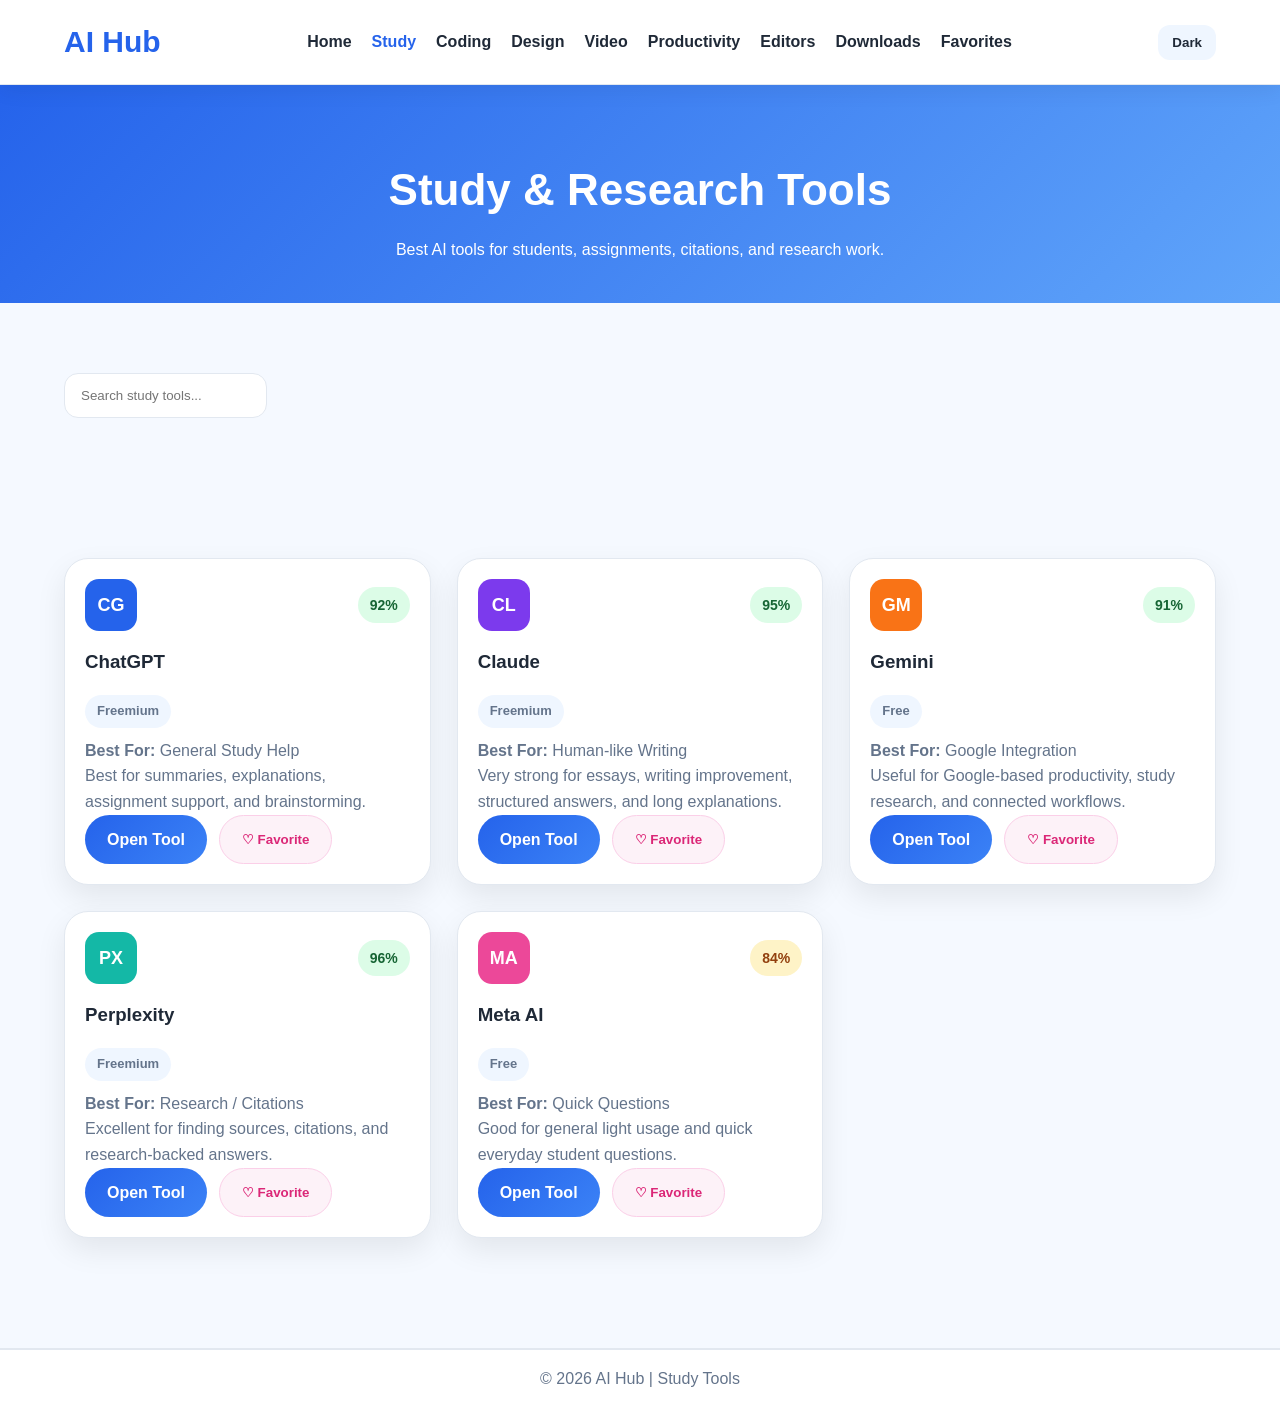
<file: study.html>
<!DOCTYPE html>
<html lang="en">
<head>
  <meta charset="UTF-8" />
  <meta name="viewport" content="width=device-width, initial-scale=1.0" />
  <title>AI Hub | Study Tools</title>
  <link rel="stylesheet" href="style.css" />
  <script src="js.js" defer></script>
</head>
<body data-page="study">
  <header class="site-header">
    <div class="container navbar">
      <div class="logo">AI Hub</div>
      <nav>
        <ul class="nav-links">
          <li><a href="index.html">Home</a></li>
          <li><a class="active" href="study.html">Study</a></li>
          <li><a href="coding.html">Coding</a></li>
          <li><a href="design.html">Design</a></li>
          <li><a href="video.html">Video</a></li>
          <li><a href="productivity.html">Productivity</a></li>
          <li><a href="editors.html">Editors</a></li>
          <li><a href="downloads.html">Downloads</a></li>
          <li><a href="favorites.html">Favorites</a></li>
        </ul>
      </nav>
      <div class="nav-actions">
        <button id="themeToggle" class="theme-btn">Dark</button>
        <button class="menu-toggle">☰</button>
      </div>
    </div>
  </header>

  <section class="page-banner study-banner">
    <div class="container">
      <h1>Study & Research Tools</h1>
      <p>Best AI tools for students, assignments, citations, and research work.</p>
    </div>
  </section>

  <section class="page-search-section">
    <div class="container">
      <input type="text" id="pageSearch" placeholder="Search study tools..." class="page-search" />
    </div>
  </section>

  <section class="tools-section">
    <div class="container tool-grid" id="studyTools">
      <div class="tool-card searchable-card" data-name="ChatGPT study writing summaries assignments">
        <div class="tool-top">
          <div class="tool-icon blue">CG</div>
          <span class="badge green">92%</span>
        </div>
        <h3>ChatGPT</h3>
        <p class="tag">Freemium</p>
        <p><strong>Best For:</strong> General Study Help</p>
        <p>Best for summaries, explanations, assignment support, and brainstorming.</p>
        <div class="tool-buttons">
          <a href="https://chatgpt.com" target="_blank" class="btn primary-btn">Open Tool</a>
          <button class="btn heart-btn" onclick="saveFavorite('ChatGPT','https://chatgpt.com')">♡ Favorite</button>
        </div>
      </div>

      <div class="tool-card searchable-card" data-name="Claude essay writing research long answers">
        <div class="tool-top">
          <div class="tool-icon purple">CL</div>
          <span class="badge green">95%</span>
        </div>
        <h3>Claude</h3>
        <p class="tag">Freemium</p>
        <p><strong>Best For:</strong> Human-like Writing</p>
        <p>Very strong for essays, writing improvement, structured answers, and long explanations.</p>
        <div class="tool-buttons">
          <a href="https://claude.ai" target="_blank" class="btn primary-btn">Open Tool</a>
          <button class="btn heart-btn" onclick="saveFavorite('Claude','https://claude.ai')">♡ Favorite</button>
        </div>
      </div>

      <div class="tool-card searchable-card" data-name="Gemini google integration productivity research">
        <div class="tool-top">
          <div class="tool-icon orange">GM</div>
          <span class="badge green">91%</span>
        </div>
        <h3>Gemini</h3>
        <p class="tag">Free</p>
        <p><strong>Best For:</strong> Google Integration</p>
        <p>Useful for Google-based productivity, study research, and connected workflows.</p>
        <div class="tool-buttons">
          <a href="https://gemini.google.com" target="_blank" class="btn primary-btn">Open Tool</a>
          <button class="btn heart-btn" onclick="saveFavorite('Gemini','https://gemini.google.com')">♡ Favorite</button>
        </div>
      </div>

      <div class="tool-card searchable-card" data-name="Perplexity citations research paper sources">
        <div class="tool-top">
          <div class="tool-icon teal">PX</div>
          <span class="badge green">96%</span>
        </div>
        <h3>Perplexity</h3>
        <p class="tag">Freemium</p>
        <p><strong>Best For:</strong> Research / Citations</p>
        <p>Excellent for finding sources, citations, and research-backed answers.</p>
        <div class="tool-buttons">
          <a href="https://www.perplexity.ai" target="_blank" class="btn primary-btn">Open Tool</a>
          <button class="btn heart-btn" onclick="saveFavorite('Perplexity','https://www.perplexity.ai')">♡ Favorite</button>
        </div>
      </div>

      <div class="tool-card searchable-card" data-name="Meta AI quick questions student">
        <div class="tool-top">
          <div class="tool-icon pink">MA</div>
          <span class="badge yellow">84%</span>
        </div>
        <h3>Meta AI</h3>
        <p class="tag">Free</p>
        <p><strong>Best For:</strong> Quick Questions</p>
        <p>Good for general light usage and quick everyday student questions.</p>
        <div class="tool-buttons">
          <a href="https://www.meta.ai" target="_blank" class="btn primary-btn">Open Tool</a>
          <button class="btn heart-btn" onclick="saveFavorite('Meta AI','https://www.meta.ai')">♡ Favorite</button>
        </div>
      </div>
    </div>
  </section>

  <footer class="site-footer">
    <div class="footer-bottom">
      <p>© 2026 AI Hub | Study Tools</p>
    </div>
  </footer>
</body>
</html>
</file>
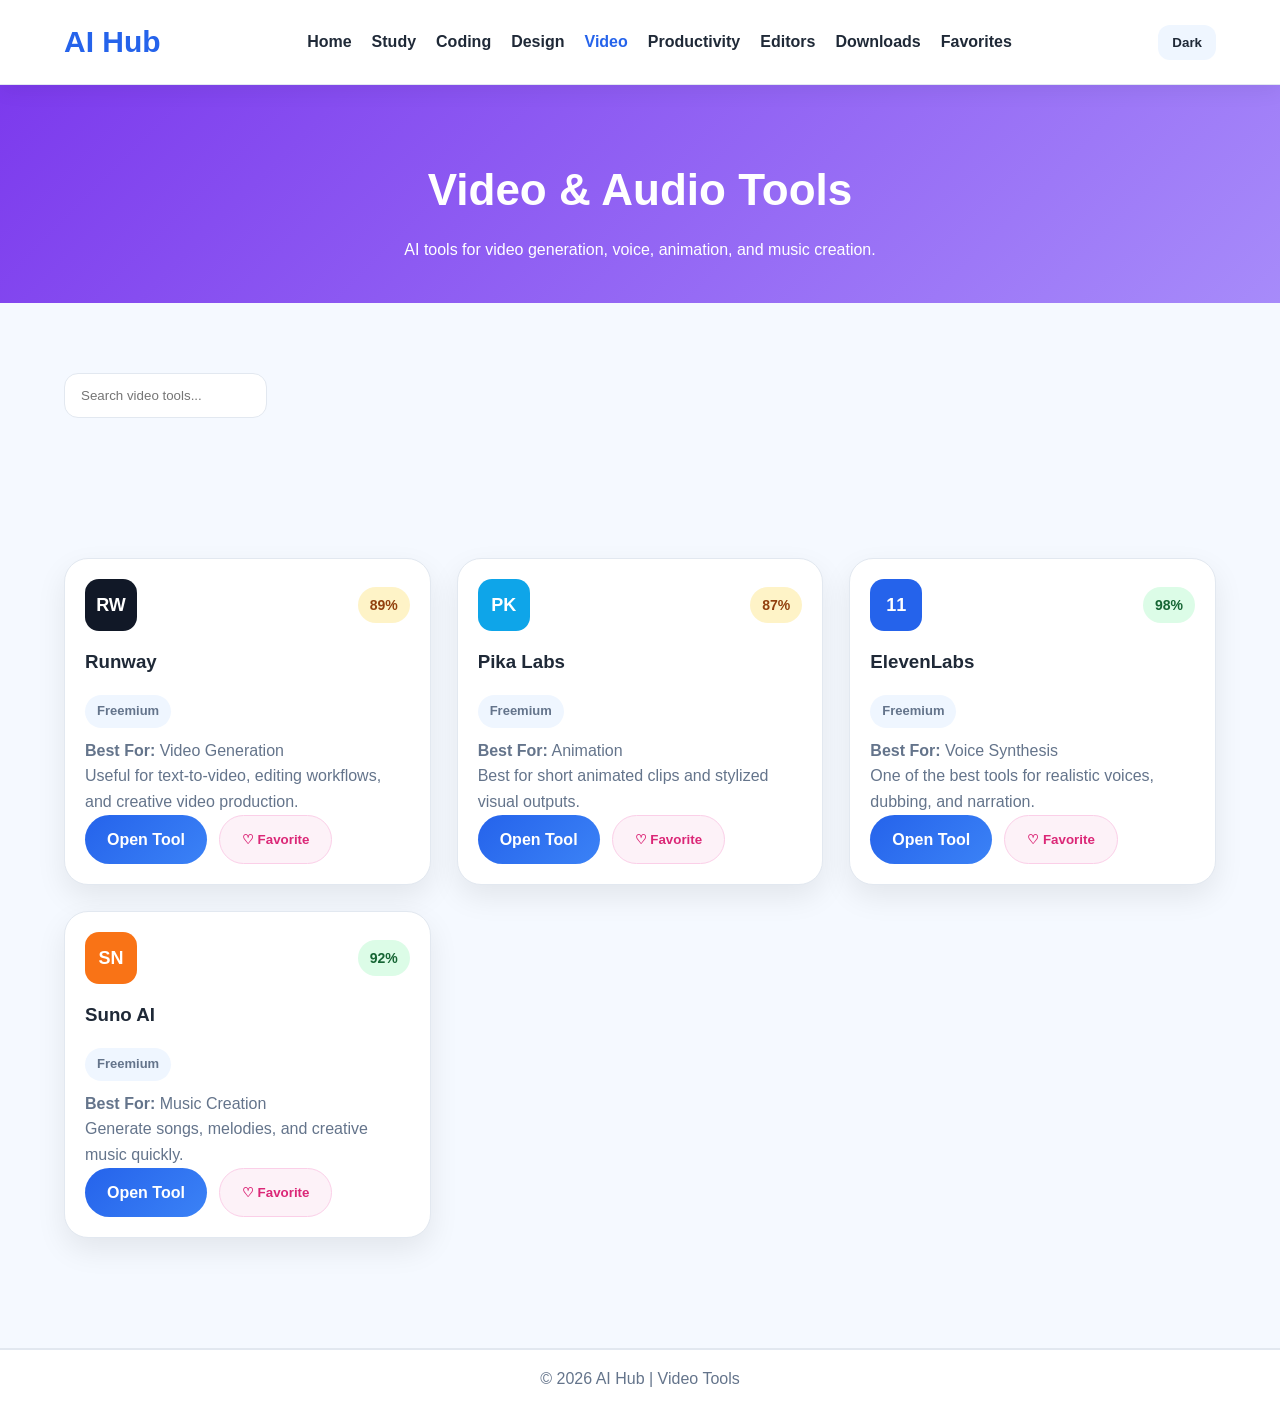
<file: video.html>
<!DOCTYPE html>
<html lang="en">
<head>
  <meta charset="UTF-8" />
  <meta name="viewport" content="width=device-width, initial-scale=1.0" />
  <title>AI Hub | Video Tools</title>
  <link rel="stylesheet" href="style.css" />
  <script src="js.js" defer></script>
</head>
<body data-page="video">
  <header class="site-header">
    <div class="container navbar">
      <div class="logo">AI Hub</div>
      <nav>
        <ul class="nav-links">
          <li><a href="index.html">Home</a></li>
          <li><a href="study.html">Study</a></li>
          <li><a href="coding.html">Coding</a></li>
          <li><a href="design.html">Design</a></li>
          <li><a class="active" href="video.html">Video</a></li>
          <li><a href="productivity.html">Productivity</a></li>
          <li><a href="editors.html">Editors</a></li>
          <li><a href="downloads.html">Downloads</a></li>
          <li><a href="favorites.html">Favorites</a></li>
        </ul>
      </nav>
      <div class="nav-actions">
        <button id="themeToggle" class="theme-btn">Dark</button>
        <button class="menu-toggle">☰</button>
      </div>
    </div>
  </header>

  <section class="page-banner video-banner">
    <div class="container">
      <h1>Video & Audio Tools</h1>
      <p>AI tools for video generation, voice, animation, and music creation.</p>
    </div>
  </section>

  <section class="page-search-section">
    <div class="container">
      <input type="text" id="pageSearch" placeholder="Search video tools..." class="page-search" />
    </div>
  </section>

  <section class="tools-section">
    <div class="container tool-grid">
      <div class="tool-card searchable-card" data-name="Runway video generation editing">
        <div class="tool-top">
          <div class="tool-icon black">RW</div>
          <span class="badge yellow">89%</span>
        </div>
        <h3>Runway</h3>
        <p class="tag">Freemium</p>
        <p><strong>Best For:</strong> Video Generation</p>
        <p>Useful for text-to-video, editing workflows, and creative video production.</p>
        <div class="tool-buttons">
          <a href="https://runwayml.com" target="_blank" class="btn primary-btn">Open Tool</a>
          <button class="btn heart-btn" onclick="saveFavorite('Runway','https://runwayml.com')">♡ Favorite</button>
        </div>
      </div>

      <div class="tool-card searchable-card" data-name="Pika Labs animation clips">
        <div class="tool-top">
          <div class="tool-icon sky">PK</div>
          <span class="badge yellow">87%</span>
        </div>
        <h3>Pika Labs</h3>
        <p class="tag">Freemium</p>
        <p><strong>Best For:</strong> Animation</p>
        <p>Best for short animated clips and stylized visual outputs.</p>
        <div class="tool-buttons">
          <a href="https://pika.art" target="_blank" class="btn primary-btn">Open Tool</a>
          <button class="btn heart-btn" onclick="saveFavorite('Pika Labs','https://pika.art')">♡ Favorite</button>
        </div>
      </div>

      <div class="tool-card searchable-card" data-name="ElevenLabs voice audio narration">
        <div class="tool-top">
          <div class="tool-icon blue">11</div>
          <span class="badge green">98%</span>
        </div>
        <h3>ElevenLabs</h3>
        <p class="tag">Freemium</p>
        <p><strong>Best For:</strong> Voice Synthesis</p>
        <p>One of the best tools for realistic voices, dubbing, and narration.</p>
        <div class="tool-buttons">
          <a href="https://elevenlabs.io" target="_blank" class="btn primary-btn">Open Tool</a>
          <button class="btn heart-btn" onclick="saveFavorite('ElevenLabs','https://elevenlabs.io')">♡ Favorite</button>
        </div>
      </div>

      <div class="tool-card searchable-card" data-name="Suno music ai songs audio">
        <div class="tool-top">
          <div class="tool-icon orange">SN</div>
          <span class="badge green">92%</span>
        </div>
        <h3>Suno AI</h3>
        <p class="tag">Freemium</p>
        <p><strong>Best For:</strong> Music Creation</p>
        <p>Generate songs, melodies, and creative music quickly.</p>
        <div class="tool-buttons">
          <a href="https://suno.com" target="_blank" class="btn primary-btn">Open Tool</a>
          <button class="btn heart-btn" onclick="saveFavorite('Suno AI','https://suno.com')">♡ Favorite</button>
        </div>
      </div>
    </div>
  </section>

  <footer class="site-footer">
    <div class="footer-bottom">
      <p>© 2026 AI Hub | Video Tools</p>
    </div>
  </footer>
</body>
</html>
</file>
<file: style.css>
* {
  margin: 0;
  padding: 0;
  box-sizing: border-box;
  font-family: Arial, sans-serif;
}

:root {
  --bg: #f5f9ff;
  --text: #1f2937;
  --card: #ffffff;
  --muted: #64748b;
  --primary: #2563eb;
  --secondary: #eff6ff;
  --border: #e2e8f0;
  --shadow: 0 12px 30px rgba(0, 0, 0, 0.08);
}

body.dark-mode {
  --bg: #0f172a;
  --text: #f8fafc;
  --card: #111827;
  --muted: #cbd5e1;
  --primary: #60a5fa;
  --secondary: #1e293b;
  --border: #334155;
  --shadow: 0 12px 30px rgba(0, 0, 0, 0.35);
}

body {
  background: var(--bg);
  color: var(--text);
  line-height: 1.6;
  transition: 0.3s ease;
}

img {
  width: 100%;
  display: block;
  border-radius: 18px;
}

a {
  text-decoration: none;
}

.container {
  width: 90%;
  max-width: 1200px;
  margin: auto;
}

.site-header {
  background: var(--card);
  box-shadow: 0 6px 20px rgba(0, 0, 0, 0.06);
  position: sticky;
  top: 0;
  z-index: 1000;
  border-bottom: 1px solid var(--border);
}

.navbar {
  padding: 18px 0;
  display: flex;
  justify-content: space-between;
  align-items: center;
  gap: 18px;
}

.logo {
  font-size: 30px;
  font-weight: 800;
  color: var(--primary);
}

.nav-links {
  list-style: none;
  display: flex;
  gap: 20px;
  flex-wrap: wrap;
}

.nav-links li a {
  color: var(--text);
  font-weight: 600;
  transition: 0.3s ease;
}

.nav-links li a:hover,
.nav-links li a.active {
  color: var(--primary);
}

.nav-actions {
  display: flex;
  gap: 10px;
  align-items: center;
}

.theme-btn,
.menu-toggle {
  border: none;
  background: var(--secondary);
  color: var(--text);
  padding: 10px 14px;
  border-radius: 12px;
  cursor: pointer;
  font-weight: 700;
}

.menu-toggle {
  display: none;
  font-size: 22px;
}

.hero {
  padding: 80px 0;
}

.hero-home {
  background: linear-gradient(135deg, rgba(37,99,235,0.08), rgba(244,114,182,0.08));
}

.hero-content {
  display: grid;
  grid-template-columns: 1fr 1fr;
  gap: 40px;
  align-items: center;
}

.hero-text h1 {
  font-size: 52px;
  margin-bottom: 16px;
  animation: fadeUp 0.8s ease;
}

.hero-text p {
  font-size: 18px;
  color: var(--muted);
  margin-bottom: 24px;
}

.hero-badge {
  display: inline-block;
  background: #dbeafe;
  color: #1d4ed8;
  padding: 8px 14px;
  border-radius: 50px;
  font-weight: bold;
  margin-bottom: 16px;
}

.hero-buttons,
.tool-buttons {
  display: flex;
  gap: 12px;
  flex-wrap: wrap;
}

.search-chat-section,
.categories-section,
.features-section,
.tools-section,
.favorites-preview-section,
.ad-slider-section,
.page-search-section {
  padding: 70px 0;
}

.section-heading {
  text-align: center;
  margin-bottom: 40px;
}

.section-heading h2 {
  font-size: 38px;
  margin-bottom: 12px;
}

.section-heading p {
  color: var(--muted);
}

.chat-search-box {
  background: var(--card);
  border-radius: 22px;
  padding: 24px;
  box-shadow: var(--shadow);
  border: 1px solid var(--border);
  max-width: 900px;
  margin: auto;
}

.chat-messages {
  display: flex;
  flex-direction: column;
  gap: 12px;
  margin-bottom: 16px;
}

.chat-bubble {
  max-width: 80%;
  padding: 14px 16px;
  border-radius: 18px;
  animation: fadeUp 0.4s ease;
}

.chat-bubble.bot {
  background: var(--secondary);
  color: var(--text);
}

.chat-bubble.user {
  background: linear-gradient(135deg, #2563eb, #3b82f6);
  color: white;
  align-self: flex-end;
}

.chat-row {
  display: flex;
  gap: 12px;
  flex-wrap: wrap;
}

.chat-row input,
.page-search {
  flex: 1;
  padding: 14px 16px;
  border-radius: 14px;
  border: 1px solid var(--border);
  outline: none;
  background: var(--card);
  color: var(--text);
}

.ad-slider-card {
  background: linear-gradient(135deg, #2563eb, #7c3aed);
  color: white;
  border-radius: 24px;
  padding: 30px;
  box-shadow: var(--shadow);
  animation: glowPulse 4s infinite;
  text-align: center;
}

.ad-label {
  display: inline-block;
  padding: 6px 12px;
  background: rgba(255,255,255,0.2);
  border-radius: 20px;
  margin-bottom: 12px;
  font-weight: bold;
}

.card-grid,
.tool-grid,
.feature-grid {
  display: grid;
  gap: 26px;
}

.card-grid,
.tool-grid,
.feature-grid {
  grid-template-columns: repeat(3, 1fr);
}

.category-card,
.tool-card,
.feature-box {
  background: var(--card);
  border-radius: 24px;
  padding: 20px;
  box-shadow: var(--shadow);
  transition: 0.35s ease;
  border: 1px solid var(--border);
}

.category-card:hover,
.tool-card:hover,
.feature-box:hover {
  transform: translateY(-8px) scale(1.01);
}

.category-card h3,
.tool-card h3,
.feature-box h3 {
  margin: 16px 0 10px;
  color: var(--text);
}

.category-card p,
.tool-card p,
.feature-box p {
  color: var(--muted);
}

.study-card { border-top: 5px solid #2563eb; }
.coding-card { border-top: 5px solid #111827; }
.design-card { border-top: 5px solid #db2777; }
.video-card { border-top: 5px solid #7c3aed; }
.productivity-card { border-top: 5px solid #059669; }
.editors-card { border-top: 5px solid #f59e0b; }

.page-banner {
  padding: 70px 0 40px;
  text-align: center;
  color: white;
}

.study-banner { background: linear-gradient(135deg, #2563eb, #60a5fa); }
.coding-banner { background: linear-gradient(135deg, #111827, #334155); }
.design-banner { background: linear-gradient(135deg, #db2777, #f472b6); }
.video-banner { background: linear-gradient(135deg, #7c3aed, #a78bfa); }
.productivity-banner { background: linear-gradient(135deg, #059669, #34d399); }
.editors-banner { background: linear-gradient(135deg, #f59e0b, #fbbf24); }
.mixed-banner { background: linear-gradient(135deg, #2563eb, #8b5cf6); }

.page-banner h1 {
  font-size: 44px;
  margin-bottom: 12px;
}

.tool-top {
  display: flex;
  justify-content: space-between;
  align-items: center;
  margin-bottom: 14px;
}

.tool-icon {
  width: 52px;
  height: 52px;
  border-radius: 14px;
  display: flex;
  align-items: center;
  justify-content: center;
  font-weight: bold;
  color: white;
  font-size: 18px;
}

.blue { background: #2563eb; }
.purple { background: #7c3aed; }
.orange { background: #f97316; }
.teal { background: #14b8a6; }
.pink { background: #ec4899; }
.greenish { background: #10b981; }
.darkblue { background: #1d4ed8; }
.black { background: #111827; }
.gray { background: #6b7280; }
.sky { background: #0ea5e9; }
.navy { background: #1e3a8a; }
.violet { background: #8b5cf6; }
.gold { background: #f59e0b; }
.cyan { background: #06b6d4; }
.red { background: #ef4444; }

.badge {
  padding: 7px 12px;
  border-radius: 30px;
  font-size: 14px;
  font-weight: bold;
}

.green {
  background: #dcfce7;
  color: #166534;
}

.yellow {
  background: #fef3c7;
  color: #92400e;
}

.tag {
  display: inline-block;
  margin: 8px 0 10px;
  padding: 6px 12px;
  border-radius: 30px;
  font-size: 13px;
  background: #eff6ff;
  color: #2563eb;
  font-weight: bold;
}

.btn {
  display: inline-block;
  padding: 12px 22px;
  border-radius: 30px;
  font-weight: bold;
  transition: 0.3s ease;
  border: none;
  cursor: pointer;
}

.primary-btn {
  background: linear-gradient(135deg, #2563eb, #3b82f6);
  color: white;
}

.primary-btn:hover {
  transform: translateY(-3px);
  box-shadow: 0 10px 24px rgba(37, 99, 235, 0.25);
}

.secondary-btn {
  background: var(--secondary);
  color: var(--primary);
  border: 1px solid #bfdbfe;
}

.secondary-btn:hover {
  transform: translateY(-3px);
}

.small-btn {
  background: #111827;
  color: white;
  padding: 10px 18px;
  border-radius: 25px;
}

.small-btn:hover {
  background: var(--primary);
}

.heart-btn {
  background: #fdf2f8;
  color: #db2777;
  border: 1px solid #fbcfe8;
}

.heart-btn:hover {
  background: #fce7f3;
}

.site-footer {
  background: var(--card);
  margin-top: 40px;
  border-top: 1px solid var(--border);
}

.footer-content {
  display: grid;
  grid-template-columns: repeat(3, 1fr);
  gap: 20px;
  padding: 36px 0;
}

.footer-content h3,
.footer-content h4 {
  color: var(--text);
  margin-bottom: 10px;
}

.footer-content p,
.footer-bottom {
  color: var(--muted);
}

.footer-bottom {
  text-align: center;
  padding: 16px;
  border-top: 1px solid var(--border);
}

@keyframes fadeUp {
  from {
    opacity: 0;
    transform: translateY(18px);
  }
  to {
    opacity: 1;
    transform: translateY(0);
  }
}

@keyframes glowPulse {
  0% { box-shadow: 0 0 0 rgba(0,0,0,0.1); }
  50% { box-shadow: 0 0 30px rgba(99,102,241,0.35); }
  100% { box-shadow: 0 0 0 rgba(0,0,0,0.1); }
}

@media (max-width: 992px) {
  .hero-content,
  .card-grid,
  .tool-grid,
  .feature-grid,
  .footer-content {
    grid-template-columns: 1fr 1fr;
  }

  .hero-text h1 {
    font-size: 40px;
  }
}

@media (max-width: 768px) {
  .menu-toggle {
    display: block;
  }

  .nav-links {
    position: absolute;
    top: 72px;
    right: 5%;
    width: 220px;
    background: var(--card);
    flex-direction: column;
    padding: 20px;
    border-radius: 16px;
    box-shadow: var(--shadow);
    display: none;
    border: 1px solid var(--border);
  }

  .nav-links.show {
    display: flex;
  }

  .hero-content,
  .card-grid,
  .tool-grid,
  .feature-grid,
  .footer-content {
    grid-template-columns: 1fr;
  }

  .chat-row,
  .tool-buttons {
    flex-direction: column;
  }

  .page-banner h1 {
    font-size: 32px;
  }
}
</file>
